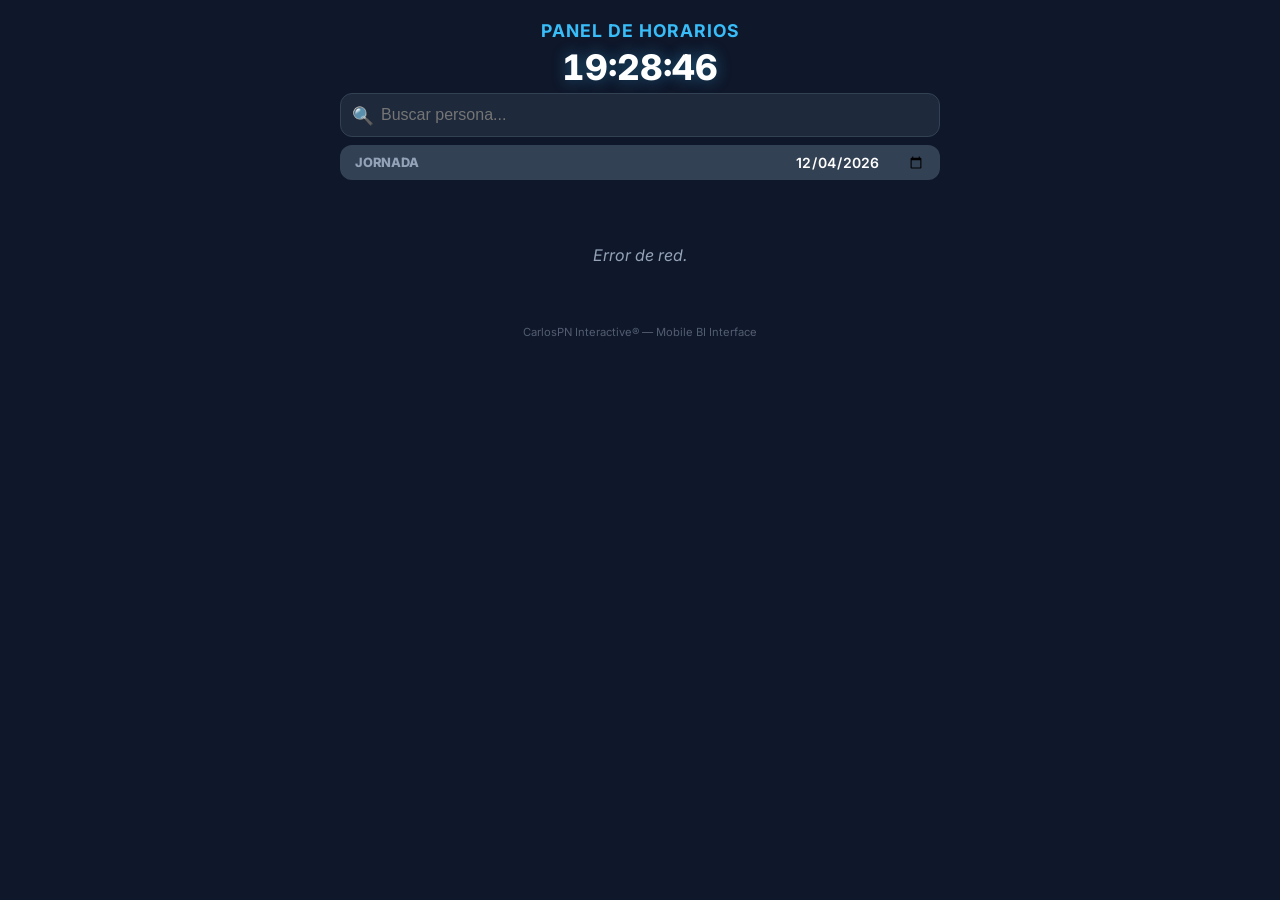
<file: vista/index.html>
<!DOCTYPE html>
<html lang="es">
<head>
    <meta charset="UTF-8">
    <meta name="viewport" content="width=device-width, initial-scale=1.0, maximum-scale=1.0, user-scalable=no">
    <title>Horarios Real-Time</title>
    <link rel="manifest" href="manifest.json">
    <meta name="theme-color" content="#0f172a">
    <!-- Importación de fuente para mayor legibilidad en móviles -->
    <link href="https://fonts.googleapis.com/css2?family=Inter:wght@400;600;800&display=swap" rel="stylesheet">
    <style>
        :root {
            --bg-color: #0f172a;
            --surface-color: #1e293b;
            --surface-accent: #334155;
            --text-color: #f8fafc;
            --text-secondary-color: #94a3b8;
            --border-color: #334155;
            --primary-color: #38bdf8;
            --success-color: #22c55e;
            --danger-color: #ef4444;
            --warning-color: #f59e0b;
        }

        * { box-sizing: border-box; -webkit-tap-highlight-color: transparent; }

        body {
            font-family: 'Inter', sans-serif;
            background-color: var(--bg-color);
            margin: 0;
            padding: 10px;
            color: var(--text-color);
            overflow-x: hidden; /* Evita rebote horizontal del cuerpo */
        }

        .container {
            width: 100%;
            max-width: 600px; /* Optimizado para ancho de móvil */
            margin: 0 auto;
        }

        .header {
            text-align: center;
            padding: 10px 0;
            position: sticky;
            top: 0;
            background: var(--bg-color);
            z-index: 100;
        }

        h1 {
            font-size: 1.1rem;
            color: var(--primary-color);
            margin: 0;
            text-transform: uppercase;
            letter-spacing: 1px;
            white-space: nowrap;
            overflow: hidden;
            text-overflow: ellipsis;
        }

        #current-time {
            font-size: 2.2rem;
            font-weight: 800;
            margin: 5px 0;
            font-variant-numeric: tabular-nums;
            color: #fff;
            text-shadow: 0 0 15px rgba(56, 189, 248, 0.4);
        }

        /* Controles apilados para móvil */
        .controls-wrapper {
            display: flex;
            flex-direction: column;
            gap: 8px;
            margin-bottom: 15px;
        }

        .search-box {
            position: relative;
        }

        .search-box input {
            width: 100%;
            background: var(--surface-color);
            border: 1px solid var(--border-color);
            color: white;
            padding: 12px 12px 12px 40px;
            border-radius: 12px;
            font-size: 16px; /* Evita zoom automático en iOS */
            outline: none;
        }

        .search-box::before {
            content: "🔍";
            position: absolute;
            left: 12px;
            top: 50%;
            transform: translateY(-50%);
            font-size: 1.1rem;
            z-index: 1;
        }

        .controls {
            display: flex;
            align-items: center;
            justify-content: space-between;
            background: var(--surface-accent);
            padding: 8px 15px;
            border-radius: 12px;
        }

        .controls label { font-size: 0.8rem; font-weight: 800; color: var(--text-secondary-color); }

        .controls input[type=date] {
            background: transparent;
            border: none;
            color: white;
            font-family: inherit;
            font-weight: 600;
            font-size: 14px;
            outline: none;
        }

        /* Tabla Estilo Móvil con scroll lateral */
        .horario-tabla-container {
            width: 100%;
            overflow-x: auto;
            border-radius: 12px;
            border: 1px solid var(--border-color);
            background: var(--surface-color);
            -webkit-overflow-scrolling: touch;
        }

        .tabla {
            width: 100%;
            border-collapse: separate;
            border-spacing: 0;
            table-layout: fixed; /* Importante para control de anchos */
        }

        /* Anchos de columnas */
        .tabla th:first-child, .tabla td:first-child {
            width: 120px; /* Ancho fijo para nombres */
            position: sticky;
            left: 0;
            z-index: 20;
            background: var(--surface-color);
            border-right: 2px solid var(--primary-color);
        }

        .tabla th:not(:first-child), .tabla td:not(:first-child) {
            width: 100px; /* Ancho cómodo para celdas de tiempo */
        }

        .tabla th {
            background: var(--surface-accent);
            padding: 12px 8px;
            font-size: 0.75rem;
            text-transform: uppercase;
            color: var(--primary-color);
            border-bottom: 1px solid var(--border-color);
        }

        .tabla td {
            padding: 8px;
            height: 70px; /* Altura mínima para que quepa bien el contenido */
            border-bottom: 1px solid var(--border-color);
            border-right: 1px solid var(--border-color);
        }

        .croupier-name-cell {
            font-weight: 700;
            font-size: 0.85rem;
            line-height: 1.1;
        }

        .croupier-timer {
            font-size: 0.75rem;
            color: var(--primary-color);
            display: block;
            margin-top: 4px;
            font-family: monospace;
            background: rgba(0,0,0,0.3);
            padding: 2px 4px;
            border-radius: 4px;
            width: fit-content;
        }

        .relevo-cell-view {
            width: 100%;
            height: 100%;
            border-radius: 6px;
            font-size: 0.75rem;
            font-weight: 800;
            padding: 4px;
            display: flex;
            align-items: center;
            justify-content: center;
            text-align: center;
            color: #fff;
            box-shadow: 0 2px 4px rgba(0,0,0,0.2);
            overflow: hidden;
            word-break: break-all;
        }

        .relevo-cell-view.ayudante-pagador { background: linear-gradient(135deg, #a855f7, #7e22ce); }
        .relevo-cell-view.descanso { background: linear-gradient(135deg, #f59e0b, #d97706); color: #000; }

        /* Navegación inferior tipo móvil */
        .horario-nav {
            display: flex;
            justify-content: space-between;
            align-items: center;
            margin: 15px 0;
            background: var(--surface-accent);
            border-radius: 12px;
            padding: 5px;
        }

        .nav-button {
            background: var(--surface-color);
            border: 1px solid var(--border-color);
            color: white;
            padding: 12px 15px;
            border-radius: 8px;
            font-weight: 700;
            font-size: 0.8rem;
            flex: 1;
        }

        .nav-button:disabled { opacity: 0.2; }
        .nav-button:active { transform: scale(0.95); background: var(--primary-color); }

        #info-horarios {
            padding: 0 10px;
            font-size: 0.75rem;
            font-weight: 600;
            color: var(--text-secondary-color);
            min-width: 100px;
            text-align: center;
        }

        /* Estados dinámicos */
        .timer-active { background-color: #064e3b !important; color: #fff !important; }
        .timer-active .croupier-timer { color: var(--success-color); background: #000; }

        @keyframes pulse-mobile {
            0% { background-color: rgba(239, 68, 68, 0.2); }
            50% { background-color: rgba(239, 68, 68, 0.5); }
            100% { background-color: rgba(239, 68, 68, 0.2); }
        }

        .salida-warning { animation: pulse-mobile 1.5s infinite; }
        .salida-warning td:first-child { background-color: transparent !important; color: var(--danger-color); }

        #status-message { text-align: center; padding: 40px; color: var(--text-secondary-color); font-style: italic; }

        footer {
            text-align: center;
            font-size: 0.7rem;
            padding: 20px 0;
            opacity: 0.5;
            color: var(--text-secondary-color);
        }
    </style>
</head>
<body>
    <div class="container">
        <div class="header">
            <h1>Panel de Horarios</h1>
            <div id="current-time">00:00:00</div>
            
            <div class="controls-wrapper">
                <div class="search-box">
                    <input type="text" id="busqueda-personal" placeholder="Buscar persona...">
                </div>
                <div class="controls">
                    <label>JORNADA</label>
                    <input type="date" id="fecha-selector">
                </div>
            </div>
        </div>

        <div id="status-message">Conectando...</div>

        <div id="horario-wrapper" style="display: none;">
            <div class="horario-nav">
                <button id="btn-prev" class="nav-button">Anterior</button>
                <span id="info-horarios"></span>
                <button id="btn-next" class="nav-button">Siguiente</button>
            </div>
            <div id="horario-container" class="horario-tabla-container"></div>
        </div>
        
        <footer>CarlosPN Interactive® — Mobile BI Interface</footer>
    </div>
    
    <script>
        document.addEventListener('DOMContentLoaded', () => {
            const URL_DEL_SCRIPT_DE_HORARIOS = 'https://script.google.com/macros/s/AKfycbw1kBHYt37_X5K7UdBZlJNTgNT2B2P0t4F6uVrCKK_hDgZ7j09cwSzNx5l9CvHwFCTDQg/exec';
            
            let datosCompletosDelHorario = null;
            let indiceActual = 0;
            let filtroBusqueda = "";
            const COLUMNAS_VISIBLES = 2; // Reducido a 2 en móvil para mejor visibilidad
            let timerInterval = null;
            let refreshInterval = null;
            let cronometroIntervals = {};
            let isAutoScrolling = true;

            const fechaSelector = document.getElementById('fecha-selector');
            const busquedaInput = document.getElementById('busqueda-personal');
            
            const updateClock = () => { 
                document.getElementById('current-time').textContent = new Date().toLocaleTimeString('es-ES', { 
                    hour: '2-digit', minute: '2-digit', second: '2-digit', hour12: false 
                }); 
            };
            setInterval(updateClock, 1000);
            updateClock();

            const getLocalDateString = (date) => {
                return `${date.getFullYear()}-${String(date.getMonth() + 1).padStart(2, '0')}-${String(date.getDate()).padStart(2, '0')}`;
            };

            const loadSchedule = async (fecha, isInitialLoad = true) => {
                if (isInitialLoad) {
                    document.getElementById('status-message').textContent = 'Consultando...';
                    document.getElementById('status-message').style.display = 'block';
                    document.getElementById('horario-wrapper').style.display = 'none';
                    if (timerInterval) clearInterval(timerInterval);
                    if (refreshInterval) clearInterval(refreshInterval);
                    Object.values(cronometroIntervals).forEach(clearInterval);
                    cronometroIntervals = {};
                    isAutoScrolling = true;
                }
                try {
                    const response = await fetch(`${URL_DEL_SCRIPT_DE_HORARIOS}?action=load&fecha=${fecha}&t=${new Date().getTime()}`);
                    const newData = await response.json();
                    if (isInitialLoad) {
                        datosCompletosDelHorario = newData;
                        if (newData && newData.found) {
                            document.getElementById('status-message').style.display = 'none';
                            document.getElementById('horario-wrapper').style.display = 'block';
                            newData.horarios.sort(sortHorarios);
                            renderCurrentView(); 
                            actualizarSistema(); 
                            timerInterval = setInterval(actualizarSistema, 1000);
                            refreshInterval = setInterval(() => loadSchedule(fechaSelector.value, false), 15000);
                        } else {
                            handleNoSchedule(fecha);
                        }
                    } else if (newData && newData.found) {
                        updateScheduleSilently(newData);
                    }
                } catch (error) {
                    document.getElementById('status-message').textContent = 'Error de red.';
                }
            };

            const handleNoSchedule = (fecha) => {
                 document.getElementById('status-message').textContent = `Sin datos para hoy.`;
                 document.getElementById('status-message').style.display = 'block';
                 document.getElementById('horario-wrapper').style.display = 'none';
            }

            const updateScheduleSilently = (newData) => {
                datosCompletosDelHorario = newData;
                datosCompletosDelHorario.horarios.sort(sortHorarios);
                renderCurrentView();
            };

            const crearTarjetaRelevo = (data) => {
                const div = document.createElement('div');
                div.className = 'relevo-cell-view';
                switch (data.actividad) {
                    case 'releva': 
                        div.style.background = `linear-gradient(135deg, ${data.color}dd, ${data.color})`; 
                        div.textContent = data.mesas.join('\n'); break;
                    case 'ayudante-pagador': 
                        div.classList.add('ayudante-pagador'); div.textContent = 'A. PAG'; break;
                    case 'descanso': 
                        div.classList.add('descanso'); div.textContent = 'DESC.'; break;
                    default: 
                        div.style.backgroundColor = '#475569'; div.textContent = 'S/A';
                }
                return div;
            };

            const sortHorarios = (a, b) => { 
                let aH = parseInt(a.split(':')[0],10), bH=parseInt(b.split(':')[0],10); 
                if(aH<6)aH+=24; if(bH<6)bH+=24;
                return aH !== bH ? aH - bH : parseInt(a.split(':')[1],10) - parseInt(b.split(':')[1],10);
            };

            const renderCurrentView = () => {
                if (!datosCompletosDelHorario || !datosCompletosDelHorario.found) return;
                const { croupiersEnTabla, horarios, datosRelevos, croupierColors } = datosCompletosDelHorario;
                const container = document.getElementById('horario-container');
                container.innerHTML = '';

                const croupiersFiltrados = croupiersEnTabla.filter(c => 
                    c.toLowerCase().includes(filtroBusqueda.toLowerCase())
                );

                const horariosVisibles = horarios.slice(indiceActual, indiceActual + COLUMNAS_VISIBLES);
                const table = document.createElement('table'); table.className = 'tabla';
                
                let headerContent = `<thead><tr><th>Nombre</th>`;
                horariosVisibles.forEach(hora => headerContent += `<th>${hora}</th>`);
                headerContent += `</tr></thead>`;
                table.innerHTML = headerContent;
                
                const tbody = document.createElement('tbody');
                croupiersFiltrados.forEach(croupier => {
                    const tr = document.createElement('tr');
                    const croupierId = croupier.replace(/\s+/g, '-');
                    tr.id = `row-${croupierId}`;
                    
                    const th = document.createElement('td'); // Usamos TD para sticky
                    th.innerHTML = `<div class="croupier-name-cell">${croupier}</div><span class="croupier-timer" id="timer-${croupierId}">00:00:00</span>`;
                    if (croupierColors?.[croupier]) th.style.borderLeft = `4px solid ${croupierColors[croupier]}`;
                    tr.appendChild(th);

                    horariosVisibles.forEach(hora => {
                        const td = document.createElement('td');
                        const data = datosRelevos[croupier]?.[hora];
                        if (data) td.appendChild(crearTarjetaRelevo(data));
                        tr.appendChild(td);
                    });
                    tbody.appendChild(tr);
                });
                table.appendChild(tbody);
                container.appendChild(table);
                actualizarNavegacion();
            };

            const actualizarNavegacion = () => {
                const total = datosCompletosDelHorario.horarios.length;
                const fin = Math.min(indiceActual + COLUMNAS_VISIBLES, total);
                document.getElementById('btn-prev').disabled = indiceActual === 0;
                document.getElementById('btn-next').disabled = fin >= total;
                document.getElementById('info-horarios').textContent = `${indiceActual + 1}-${fin} de ${total}`;
            };

            function actualizarSistema() {
                if (!datosCompletosDelHorario?.found) return;
                const now = new Date();
                const { croupiersEnTabla, horarios, datosRelevos, cronometroStartTime, horasSalida } = datosCompletosDelHorario;
                const fechaVisible = new Date(fechaSelector.value + 'T00:00:00');
                const sortedHorarios = [...horarios].sort(sortHorarios);
                
                const horariosDate = sortedHorarios.map(h => {
                    const [hour, minute] = h.split(':');
                    const date = new Date(fechaVisible);
                    date.setHours(hour, minute, 0, 0);
                    if (parseInt(hour, 10) < 6) date.setDate(date.getDate() + 1);
                    return date;
                });

                let currentScheduleIndex = -1;
                for (let i = horariosDate.length - 1; i >= 0; i--) {
                    if (now >= horariosDate[i]) { currentScheduleIndex = i; break; }
                }

                if (isAutoScrolling && currentScheduleIndex > 0) {
                    let newIndice = Math.max(0, currentScheduleIndex - 1);
                    if (newIndice !== indiceActual) { indiceActual = newIndice; renderCurrentView(); }
                }

                croupiersEnTabla.forEach(croupier => {
                    const croupierId = croupier.replace(/\s+/g, '-');
                    const thElement = document.querySelector(`#timer-${croupierId}`)?.closest('td');
                    const rowElement = document.getElementById(`row-${croupierId}`);
                    const isManual = cronometroStartTime?.hasOwnProperty(croupier);
                    const isRunning = cronometroIntervals.hasOwnProperty(croupier);

                    if (isManual) {
                        if (!isRunning) iniciarCronometro(croupier, cronometroStartTime[croupier]);
                        if (thElement) thElement.classList.add('timer-active');
                    } else {
                        let lastActivity = null, lastActivityTime = null;
                        for (let i = currentScheduleIndex; i >= 0; i--) {
                            const activity = datosRelevos[croupier]?.[sortedHorarios[i]];
                            if (activity) { lastActivity = activity; lastActivityTime = horariosDate[i].getTime(); break; }
                        }
                        if (lastActivity && (lastActivity.actividad === 'releva' || lastActivity.actividad === 'ayudante-pagador')) {
                            if (!isRunning) iniciarCronometro(croupier, lastActivityTime);
                            if (thElement) thElement.classList.add('timer-active');
                        } else {
                            detenerCronometro(croupier, true);
                            if (thElement) thElement.classList.remove('timer-active');
                        }
                    }

                    const salidaTime = horasSalida?.[croupier];
                    if (salidaTime && rowElement) {
                        const [h, m] = salidaTime.split(':').map(Number);
                        const sDate = new Date(fechaVisible); sDate.setHours(h, m, 0, 0);
                        if (h < 6) sDate.setDate(sDate.getDate() + 1);
                        const diff = (sDate.getTime() - now.getTime()) / 60000;
                        rowElement.classList.toggle('salida-warning', diff > 0 && diff <= 20);
                    }
                });
            }

            function iniciarCronometro(croupier, startTime) {
                if (cronometroIntervals[croupier]) return;
                cronometroIntervals[croupier] = setInterval(() => {
                    const elapsed = new Date().getTime() - startTime;
                    actualizarDisplayCrono(croupier, new Date(elapsed).toISOString().slice(11, 19));
                }, 1000);
            }

            function detenerCronometro(croupier, reset = false) {
                if (cronometroIntervals[croupier]) { clearInterval(cronometroIntervals[croupier]); delete cronometroIntervals[croupier]; }
                if (reset) actualizarDisplayCrono(croupier, '00:00:00');
            }

            function actualizarDisplayCrono(croupier, tiempo) {
                const timerEl = document.getElementById(`timer-${croupier.replace(/\s+/g, '-')}`);
                if (timerEl) timerEl.textContent = tiempo;
            }

            const urlDate = new URLSearchParams(window.location.search).get('fecha');
            const sessionDate = sessionStorage.getItem('vistaFecha');

            function getFechaApertura() {
                const now = new Date();
                /* Antes de las 06:00 el turno nocturno sigue siendo del día anterior */
                if (now.getHours() < 6) {
                    const ayer = new Date(now);
                    ayer.setDate(ayer.getDate() - 1);
                    return getLocalDateString(ayer);
                }
                return getLocalDateString(now);
            }

            const defaultDate = urlDate || sessionDate || getFechaApertura();
            /* Fija la fecha en sessionStorage — no cambia aunque pase la medianoche */
            if (!sessionDate) sessionStorage.setItem('vistaFecha', defaultDate);
            fechaSelector.value = defaultDate;
            loadSchedule(defaultDate, true);

            fechaSelector.addEventListener('change', () => {
                sessionStorage.setItem('vistaFecha', fechaSelector.value);
                loadSchedule(fechaSelector.value, true);
            });

            busquedaInput.addEventListener('input', (e) => {
                filtroBusqueda = e.target.value;
                renderCurrentView();
            });

            document.getElementById('btn-next').addEventListener('click', () => {
                isAutoScrolling = false;
                if (indiceActual + COLUMNAS_VISIBLES < datosCompletosDelHorario.horarios.length) {
                    indiceActual += COLUMNAS_VISIBLES; renderCurrentView();
                }
            });
            document.getElementById('btn-prev').addEventListener('click', () => {
                isAutoScrolling = false;
                if (indiceActual > 0) { indiceActual = Math.max(0, indiceActual - COLUMNAS_VISIBLES); renderCurrentView(); }
            });
        });
    </script>
</body>
</html>
</file>
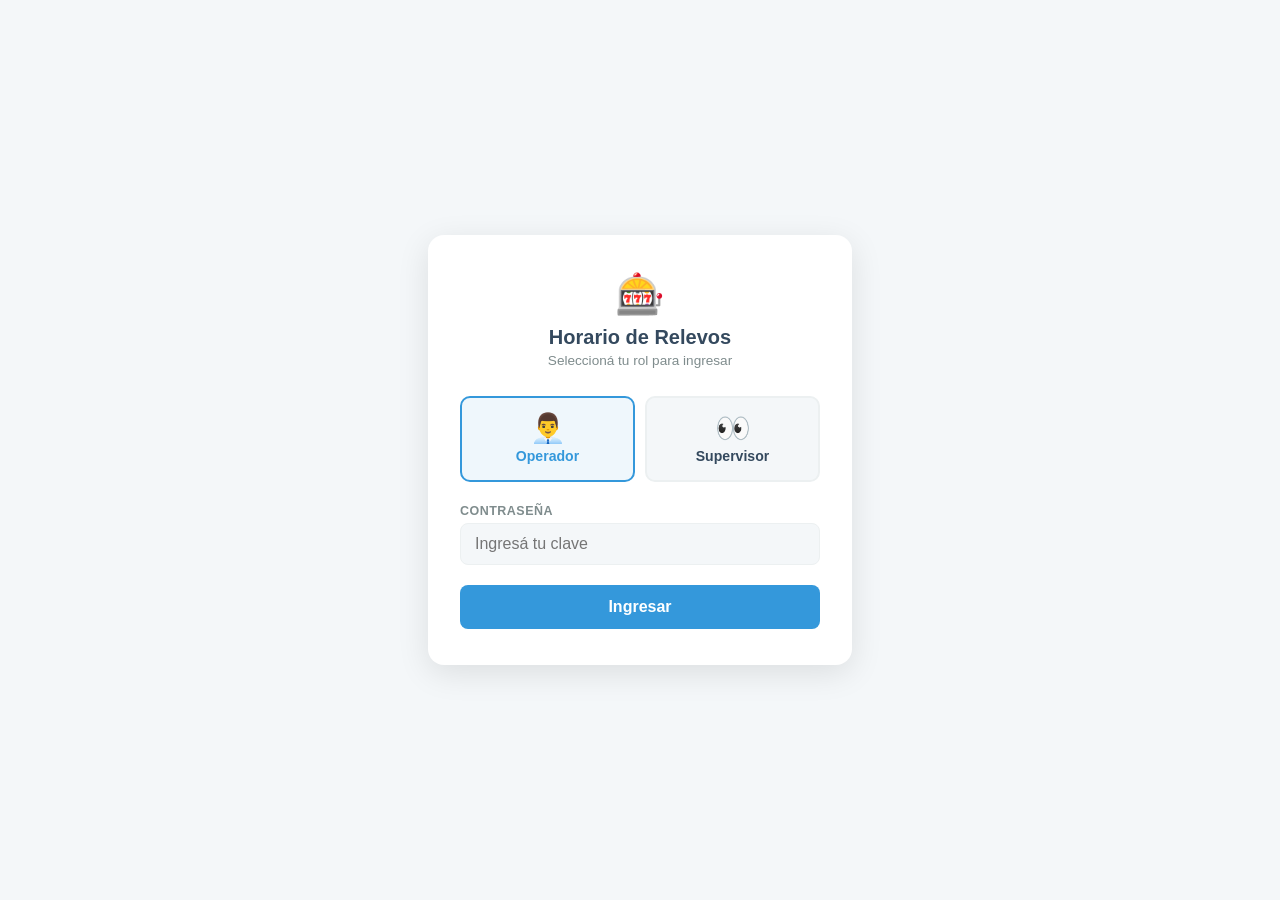
<file: login.html>
<!DOCTYPE html>
<html lang="es">
<head>
    <meta charset="UTF-8">
    <meta name="viewport" content="width=device-width, initial-scale=1.0">
    <title>Acceso — Horario de Relevos</title>
    <link rel="stylesheet" href="css/shared.css?v=35">
    <style>
        body { display:flex; align-items:center; justify-content:center; min-height:100vh; padding:20px; box-sizing:border-box; }
        .login-card { background:var(--surface-color); border-radius:16px; padding:36px 32px; width:100%; max-width:360px; box-shadow:0 8px 32px var(--shadow-color); text-align:center; }
        .login-logo { font-size:2.5rem; margin-bottom:8px; }
        .login-card h1 { font-size:1.25rem; margin:0 0 4px 0; }
        .login-subtitle { color:var(--text-secondary-color); font-size:0.85em; margin:0 0 28px 0; }
        .role-grid { display:grid; grid-template-columns:1fr 1fr; gap:10px; margin-bottom:22px; }
        .role-btn { display:flex; flex-direction:column; align-items:center; gap:6px; padding:16px 10px; border:2px solid var(--border-color); border-radius:10px; background:var(--bg-color); color:var(--text-color); cursor:pointer; font-family:inherit; font-size:0.88em; font-weight:600; transition:border-color 0.15s, background-color 0.15s, color 0.15s; }
        .role-btn .role-icon { font-size:1.8rem; line-height:1; }
        .role-btn:hover { border-color:var(--primary-color); }
        .role-btn.active { border-color:var(--primary-color); background:rgba(52,152,219,0.08); color:var(--primary-color); }
        .field-group { text-align:left; margin-bottom:14px; }
        .field-group label { display:block; font-size:0.78em; font-weight:700; color:var(--text-secondary-color); margin-bottom:5px; text-transform:uppercase; letter-spacing:0.5px; }
        .field-group input { width:100%; padding:11px 14px; border:1px solid var(--border-color); border-radius:8px; background:var(--bg-color); color:var(--text-color); font-size:1em; box-sizing:border-box; font-family:inherit; transition:border-color 0.15s; }
        .field-group input:focus { outline:none; border-color:var(--primary-color); }
        #nombre-group { display:none; }
        .login-error { color:var(--danger-color); font-size:0.83em; margin-top:8px; display:none; text-align:left; }
        .btn-ingresar { width:100%; padding:13px; background:var(--primary-color); color:white; border:none; border-radius:8px; font-size:1em; font-weight:bold; cursor:pointer; font-family:inherit; margin-top:6px; transition:background-color 0.15s; }
        .btn-ingresar:hover:not(:disabled) { background:var(--primary-hover-color); }
        .btn-ingresar:disabled { opacity:0.6; cursor:not-allowed; }
    </style>
</head>
<body>
    <div class="login-card">
        <div class="login-logo">🎰</div>
        <h1>Horario de Relevos</h1>
        <p class="login-subtitle">Seleccioná tu rol para ingresar</p>

        <div class="role-grid">
            <button class="role-btn active" data-role="operador">
                <span class="role-icon">👨‍💼</span>
                <span>Operador</span>
            </button>
            <button class="role-btn" data-role="supervisor">
                <span class="role-icon">👀</span>
                <span>Supervisor</span>
            </button>
        </div>

        <div class="field-group" id="nombre-group">
            <label for="login-nombre">Tu nombre</label>
            <input type="text" id="login-nombre" placeholder="Ej: Juan García" autocomplete="name">
        </div>

        <div class="field-group">
            <label for="login-pass">Contraseña</label>
            <input type="password" id="login-pass" placeholder="Ingresá tu clave" autocomplete="current-password">
        </div>

        <div class="login-error" id="login-error">Contraseña incorrecta. Intentá de nuevo.</div>
        <button class="btn-ingresar" id="btn-ingresar">Ingresar</button>
    </div>

    <script>
        const GAS_URL = 'https://script.google.com/macros/s/AKfycbw1kBHYt37_X5K7UdBZlJNTgNT2B2P0t4F6uVrCKK_hDgZ7j09cwSzNx5l9CvHwFCTDQg/exec';
        let selectedRole = 'operador';

        // Si ya tiene sesión activa, redirigir
        const existingRole = localStorage.getItem('userRole');
        if (existingRole === 'operador') window.location.href = 'index.html';
        else if (existingRole === 'supervisor') window.location.href = 'supervisor.html';

        document.querySelectorAll('.role-btn').forEach(btn => {
            btn.addEventListener('click', () => {
                document.querySelectorAll('.role-btn').forEach(b => b.classList.remove('active'));
                btn.classList.add('active');
                selectedRole = btn.dataset.role;
                document.getElementById('nombre-group').style.display = selectedRole === 'supervisor' ? 'block' : 'none';
                document.getElementById('login-error').style.display = 'none';
            });
        });

        document.getElementById('login-pass').addEventListener('keydown', e => {
            if (e.key === 'Enter') document.getElementById('btn-ingresar').click();
        });

        document.getElementById('btn-ingresar').addEventListener('click', async () => {
            const password = document.getElementById('login-pass').value.trim();
            const nombre   = document.getElementById('login-nombre').value.trim();
            if (!password) { document.getElementById('login-error').textContent = 'Ingresá tu contraseña.'; document.getElementById('login-error').style.display = 'block'; return; }

            const btn = document.getElementById('btn-ingresar');
            const errorDiv = document.getElementById('login-error');
            btn.disabled = true;
            btn.textContent = 'Verificando…';
            errorDiv.style.display = 'none';

            try {
                const res = await fetch(GAS_URL, {
                    method: 'POST',
                    body: JSON.stringify({ action: 'login', role: selectedRole, password })
                });
                const data = await res.json();

                if (data.success) {
                    localStorage.setItem('userRole', data.role);
                    localStorage.setItem('loginTime', Date.now());
                    if (selectedRole === 'supervisor' && nombre) localStorage.setItem('supervisorNombre', nombre);
                    window.location.href = data.role === 'operador' ? 'index.html' : 'supervisor.html';
                } else {
                    errorDiv.textContent = data.message || 'Contraseña incorrecta.';
                    errorDiv.style.display = 'block';
                    btn.disabled = false;
                    btn.textContent = 'Ingresar';
                }
            } catch {
                errorDiv.textContent = 'Error de conexión. Verificá tu internet.';
                errorDiv.style.display = 'block';
                btn.disabled = false;
                btn.textContent = 'Ingresar';
            }
        });
    </script>
</body>
</html>
</file>
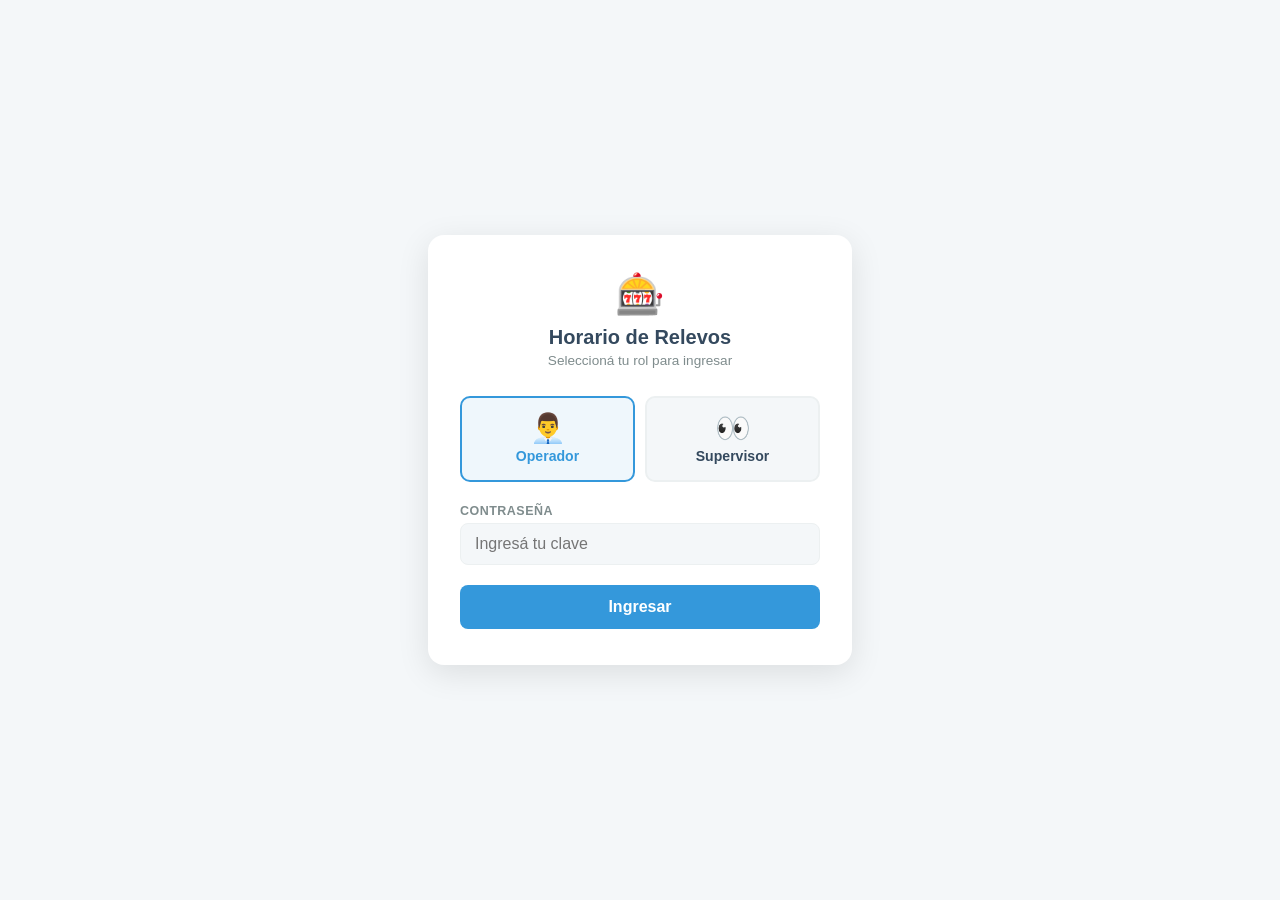
<file: supervisor.html>
<!DOCTYPE html>
<html lang="es">
<head>
    <meta charset="UTF-8">
    <meta name="viewport" content="width=device-width, initial-scale=1.0">
    <title>Vista Supervisor — Horario de Relevos</title>
    <link rel="stylesheet" href="css/shared.css?v=35">
    <link rel="stylesheet" href="css/supervisor.css?v=35">
</head>
<body>
    <header class="sv-header">
        <div class="sv-header-left">
            <span class="sv-logo">🎰</span>
            <div>
                <div class="sv-title">Horario de Relevos</div>
                <div class="sv-role-badge">👀 Supervisor</div>
            </div>
        </div>
        <div class="sv-header-right">
            <button id="sv-btn-logout" class="sv-btn-ghost" title="Cerrar sesión">🚪 Salir</button>
        </div>
    </header>

    <div class="sv-date-bar">
        <button id="sv-prev-day" class="sv-nav-btn">‹</button>
        <div style="text-align:center;">
            <div id="sv-fecha-display" class="sv-fecha">--</div>
            <div id="sv-sync-status" style="font-size:0.68em;color:var(--text-secondary-color);margin-top:1px;letter-spacing:0.2px;"></div>
        </div>
        <button id="sv-next-day" class="sv-nav-btn">›</button>
    </div>

    <div class="sv-main">
        <div id="sv-schedule-container" class="sv-schedule-container">
            <div id="sv-status" class="sv-status-msg">Cargando horario…</div>
        </div>
    </div>

    <div class="sv-bottom-bar">
        <button id="sv-btn-nueva-solicitud" class="sv-btn-primary">✉️ Nueva Solicitud</button>
        <button id="sv-btn-ver-solicitudes" class="sv-btn-secondary">📋 Mis Solicitudes <span id="sv-badge" class="sv-badge" style="display:none">0</span></button>
    </div>

    <!-- Modal: Nueva Solicitud -->
    <div id="sv-solicitud-modal" class="sv-modal">
        <div class="sv-modal-content">
            <button class="sv-modal-close" id="sv-close-solicitud">×</button>
            <h2>✉️ Nueva Solicitud</h2>
            <p class="sv-modal-subtitle" id="sv-solicitud-fecha-label"></p>

            <div class="sv-form-group">
                <label>Tipo de solicitud</label>
                <select id="sv-tipo">
                    <option value="Cambio de croupier">Cambio de croupier</option>
                    <option value="Cambio de mesa">Cambio de mesa</option>
                    <option value="Nota informativa">Nota informativa</option>
                </select>
            </div>
            <div class="sv-form-group">
                <label>Mesa</label>
                <select id="sv-mesa"><option value="">— Sin especificar —</option></select>
            </div>
            <div class="sv-form-group">
                <label>Croupier</label>
                <select id="sv-croupier"><option value="">— Sin especificar —</option></select>
            </div>
            <div class="sv-form-group">
                <label>Descripción <span style="color:var(--danger-color)">*</span></label>
                <textarea id="sv-descripcion" rows="3" placeholder="Describí el cambio o nota que necesitás comunicar…"></textarea>
            </div>
            <div class="sv-modal-footer">
                <button id="sv-btn-enviar-solicitud" class="sv-btn-primary" style="width:100%">Enviar Solicitud</button>
            </div>
        </div>
    </div>

    <!-- Modal: Lista de Solicitudes -->
    <div id="sv-lista-modal" class="sv-modal">
        <div class="sv-modal-content">
            <button class="sv-modal-close" id="sv-close-lista">×</button>
            <h2>📋 Solicitudes del turno</h2>
            <div id="sv-lista-container">
                <p style="color:var(--text-secondary-color);text-align:center;padding:20px 0">Cargando…</p>
            </div>
        </div>
    </div>

    <script src="js/shared.js?v=35"></script>
    <script src="js/supervisor.js?v=35"></script>
</body>
</html>
</file>
<file: css/shared.css>
/* Variables globales y estilos base compartidos entre todas las páginas */

:root {
    --bg-color: #f4f7f9;
    --surface-color: #ffffff;
    --sticky-col-bg: #f4f7f9;
    --row-alt-color: #edf2f7;
    --text-color: #34495e;
    --text-secondary-color: #7f8c8d;
    --border-color: #ecf0f1;
    --shadow-color: rgba(0, 0, 0, 0.1);
    --hover-bg-color: #f0f0f0;
    --selected-bg-color: #d1ecf1;
    --primary-color: #3498db;
    --primary-hover-color: #2980b9;
    --danger-color: #e74c3c;
    --danger-hover-color: #c0392b;
    --success-color: #2ecc71;
    --success-hover-color: #27ae60;
    --neutral-color: #bdc3c7;
    --neutral-hover-color: #95a5a6;
    --warning-color: #f39c12;
    --modal-bg: rgba(0, 0, 0, 0.5);
    --current-time-bg: #d1ecf1;
    --accent-color: #2980b9;
    --input-bg: #ffffff;
    --card-bg: #f8fafc;
}

body.dark-mode {
    --bg-color: #121212;
    --surface-color: #1e1e1e;
    --sticky-col-bg: #2a2a2a;
    --row-alt-color: #252a2f;
    --text-color: #e0e0e0;
    --text-secondary-color: #bdc3c7;
    --border-color: #333333;
    --shadow-color: rgba(0, 0, 0, 0.5);
    --hover-bg-color: #2c2c2c;
    --selected-bg-color: #003c5a;
    --current-time-bg: #003c5a;
    --accent-color: #2980b9;
    --input-bg: #2a2a2a;
    --card-bg: #252525;
}

body {
    font-family: 'Segoe UI', Tahoma, Geneva, Verdana, sans-serif;
    background-color: var(--bg-color);
    margin: 0;
    color: var(--text-color);
    transition: background-color 0.3s ease, color 0.3s ease;
}

/* Usado en horario (index.html) y base */
.contador-badge {
    background-color: var(--primary-color);
    color: white;
    padding: 1px 6px;
    border-radius: 10px;
    font-size: 0.7rem;
    font-weight: bold;
    margin-left: 4px;
    white-space: nowrap;
}

/* Base de la tarjeta de relevo — padding y font-size se sobreescriben por página */
.relevo-cell {
    border-radius: 4px;
    font-weight: bold;
    color: white;
    line-height: 1.2;
    display: block;
}
.relevo-cell.ayudante-pagador { background-color: #8e44ad; }

/* Overlay del modal — contenido se define por página */
.modal {
    display: none;
    position: fixed;
    z-index: 1000;
    left: 0;
    top: 0;
    width: 100%;
    height: 100%;
    background-color: var(--modal-bg);
    backdrop-filter: blur(5px);
    align-items: center;
    justify-content: center;
}
</file>
<file: css/supervisor.css>
/* Estilos de la vista Supervisor */

body { margin:0; padding:0; display:flex; flex-direction:column; height:100dvh; overflow:hidden; }

/* ── Header ───────────────────────────────────────────────── */
.sv-header {
    display:flex; align-items:center; justify-content:space-between;
    padding:10px 16px;
    background:var(--surface-color);
    border-bottom:1px solid var(--border-color);
    box-shadow:0 2px 4px var(--shadow-color);
    flex-shrink:0;
}
.sv-header-left { display:flex; align-items:center; gap:10px; }
.sv-logo { font-size:1.5rem; line-height:1; }
.sv-title { font-weight:bold; font-size:0.95em; }
.sv-role-badge { font-size:0.72em; color:var(--primary-color); font-weight:600; margin-top:1px; }
.sv-btn-ghost {
    background:none; border:1px solid var(--border-color); border-radius:6px;
    padding:6px 12px; color:var(--text-secondary-color); cursor:pointer;
    font-size:0.82em; font-family:inherit; transition:border-color 0.15s, color 0.15s;
}
.sv-btn-ghost:hover { border-color:var(--danger-color); color:var(--danger-color); }

/* ── Date bar ─────────────────────────────────────────────── */
.sv-date-bar {
    display:flex; align-items:center; justify-content:center; gap:12px;
    padding:8px 16px;
    background:var(--bg-color);
    border-bottom:1px solid var(--border-color);
    flex-shrink:0;
}
.sv-nav-btn {
    background:var(--surface-color); border:1px solid var(--border-color);
    border-radius:6px; width:32px; height:32px; font-size:1.2em;
    cursor:pointer; display:flex; align-items:center; justify-content:center;
    transition:background-color 0.15s;
}
.sv-nav-btn:hover { background:var(--hover-bg-color); }
.sv-fecha {
    font-weight:600; font-size:0.9em; color:var(--text-color);
    text-align:center; min-width:200px;
    text-transform:capitalize;
}

/* ── Main schedule area ───────────────────────────────────── */
.sv-main { flex:1; overflow-y:auto; padding:12px; }
.sv-schedule-container { width:100%; }
.sv-status-msg { text-align:center; color:var(--text-secondary-color); padding:40px 20px; font-size:0.9em; }
.sv-status-error { color:var(--danger-color); }

.sv-tabla-wrapper { overflow-x:auto; border-radius:8px; box-shadow:0 2px 6px var(--shadow-color); }
.sv-tabla { border-collapse:collapse; width:100%; background:var(--surface-color); }
.sv-tabla th {
    background:var(--surface-color); font-weight:bold; font-size:0.78em;
    padding:6px 4px; border:1px solid var(--border-color);
    text-align:center; position:sticky; top:0; z-index:3;
    white-space:nowrap;
}
.sv-tabla td { border:1px solid var(--border-color); padding:2px; text-align:center; }
.sv-th-croupier { text-align:left; padding:6px 10px; }
.sv-td-croupier {
    position:sticky; left:0; z-index:2;
    background:var(--sticky-col-bg);
    white-space:normal; padding:4px 10px;
    font-size:0.82em; width:120px; min-width:120px;
    vertical-align:middle;
}
.sv-td-relevo { width:72px; min-width:72px; }
.sv-th-crono { white-space:nowrap; }
.sv-td-crono {
    width:84px; min-width:84px;
    text-align:center; vertical-align:middle;
    padding:4px 2px;
}
.sv-crono-idle { opacity:0.35; background:transparent !important; border-color:transparent !important; }
.sv-tabla .relevo-cell { font-size:0.68rem; padding:3px 2px; }
.sv-salida { font-size:0.7em; color:var(--text-secondary-color); }

/* Indicador de tiempo en mesa / descanso */
.sv-tiempo-mesa {
    display:inline-block; margin-top:3px;
    font-size:0.68em; font-weight:700;
    padding:1px 5px; border-radius:4px;
    border:1px solid transparent;
    white-space:nowrap; line-height:1.5;
}
.sv-tiempo-descanso {
    background:rgba(245,158,11,0.15);
    color:#b45309;
    border-color:rgba(245,158,11,0.3);
}
.sv-tiempo-ayudante {
    background:rgba(139,92,246,0.15);
    color:#7c3aed;
    border-color:rgba(139,92,246,0.3);
}

/* Cronómetro en tiempo real */
.sv-crono {
    display:inline-block; margin-top:3px;
    font-size:0.72em; font-weight:700;
    font-variant-numeric: tabular-nums;
    letter-spacing:0.5px;
    padding:2px 6px; border-radius:4px;
    background:rgba(52,152,219,0.12);
    color:var(--primary-color);
    border:1px solid rgba(52,152,219,0.25);
    white-space:nowrap;
}

/* Alternating rows */
.sv-tabla tbody tr:nth-child(even) td { background-color:var(--row-alt-color); }
.sv-tabla tbody tr:nth-child(even) .sv-td-croupier,
.sv-tabla tbody tr:nth-child(even) .sv-td-crono { background-color:var(--row-alt-color); }

/* ── Bottom bar ───────────────────────────────────────────── */
.sv-bottom-bar {
    display:flex; gap:10px; padding:12px 16px;
    background:var(--surface-color);
    border-top:1px solid var(--border-color);
    flex-shrink:0;
}
.sv-btn-primary {
    flex:1; padding:11px 16px; background:var(--primary-color); color:white;
    border:none; border-radius:8px; font-weight:bold; font-size:0.9em;
    cursor:pointer; font-family:inherit; transition:background-color 0.15s;
    display:flex; align-items:center; justify-content:center; gap:6px;
}
.sv-btn-primary:hover { background:var(--primary-hover-color); }
.sv-btn-primary:disabled { opacity:0.6; cursor:not-allowed; }
.sv-btn-secondary {
    flex:1; padding:11px 16px; background:var(--bg-color); color:var(--text-color);
    border:1px solid var(--border-color); border-radius:8px; font-weight:600; font-size:0.9em;
    cursor:pointer; font-family:inherit; position:relative;
    display:flex; align-items:center; justify-content:center; gap:6px;
    transition:background-color 0.15s;
}
.sv-btn-secondary:hover { background:var(--hover-bg-color); }
.sv-badge {
    display:inline-flex; align-items:center; justify-content:center;
    background:var(--danger-color); color:white;
    border-radius:10px; padding:1px 6px; font-size:0.75em; font-weight:bold;
}

/* ── Modales ──────────────────────────────────────────────── */
.sv-modal {
    display:none; position:fixed; inset:0; background:var(--modal-bg);
    z-index:1000; align-items:flex-end; justify-content:center;
}
.sv-modal-content {
    background:var(--surface-color); width:100%; max-width:540px;
    border-radius:16px 16px 0 0; padding:24px 20px; max-height:90vh;
    overflow-y:auto; position:relative;
}
.sv-modal-close {
    position:absolute; top:12px; right:16px; background:none; border:none;
    font-size:1.4em; cursor:pointer; color:var(--text-secondary-color); line-height:1;
}
.sv-modal-close:hover { color:var(--text-color); }
.sv-modal-content h2 { margin:0 0 4px 0; font-size:1.1em; }
.sv-modal-subtitle { font-size:0.8em; color:var(--text-secondary-color); margin:0 0 18px 0; text-transform:capitalize; }
.sv-modal-footer { margin-top:16px; }

.sv-form-group { margin-bottom:14px; }
.sv-form-group label { display:block; font-size:0.78em; font-weight:700; color:var(--text-secondary-color); margin-bottom:5px; text-transform:uppercase; letter-spacing:0.4px; }
.sv-form-group select,
.sv-form-group textarea {
    width:100%; padding:10px 12px; border:1px solid var(--border-color);
    border-radius:8px; background:var(--bg-color); color:var(--text-color);
    font-size:0.9em; font-family:inherit; box-sizing:border-box;
    transition:border-color 0.15s; resize:vertical;
}
.sv-form-group select:focus,
.sv-form-group textarea:focus { outline:none; border-color:var(--primary-color); }

/* ── Tarjetas de solicitud ────────────────────────────────── */
.sv-solicitud-card {
    border:1px solid var(--border-color); border-radius:10px;
    padding:12px 14px; margin-bottom:10px; background:var(--bg-color);
}
.sv-sol-header { display:flex; justify-content:space-between; align-items:center; margin-bottom:8px; flex-wrap:wrap; gap:6px; }
.sv-sol-tipo { font-weight:700; font-size:0.88em; }
.sv-sol-estado { font-size:0.78em; font-weight:600; padding:2px 8px; border-radius:10px; }
.sv-estado-pendiente { background:rgba(243,156,18,0.15); color:#b7770d; }
.sv-estado-aprobado  { background:rgba(46,204,113,0.15);  color:#1a8a45; }
.sv-estado-rechazado { background:rgba(231,76,60,0.15);   color:#c0392b; }
.sv-sol-row  { font-size:0.84em; margin-bottom:4px; }
.sv-sol-desc { font-size:0.84em; color:var(--text-color); margin:6px 0; padding:8px 10px; background:var(--surface-color); border-radius:6px; border:1px solid var(--border-color); }
.sv-sol-respuesta { font-size:0.82em; color:var(--primary-color); margin-top:6px; padding:6px 10px; background:rgba(52,152,219,0.08); border-radius:6px; }
.sv-sol-meta { font-size:0.73em; color:var(--text-secondary-color); margin-top:6px; }
</file>
